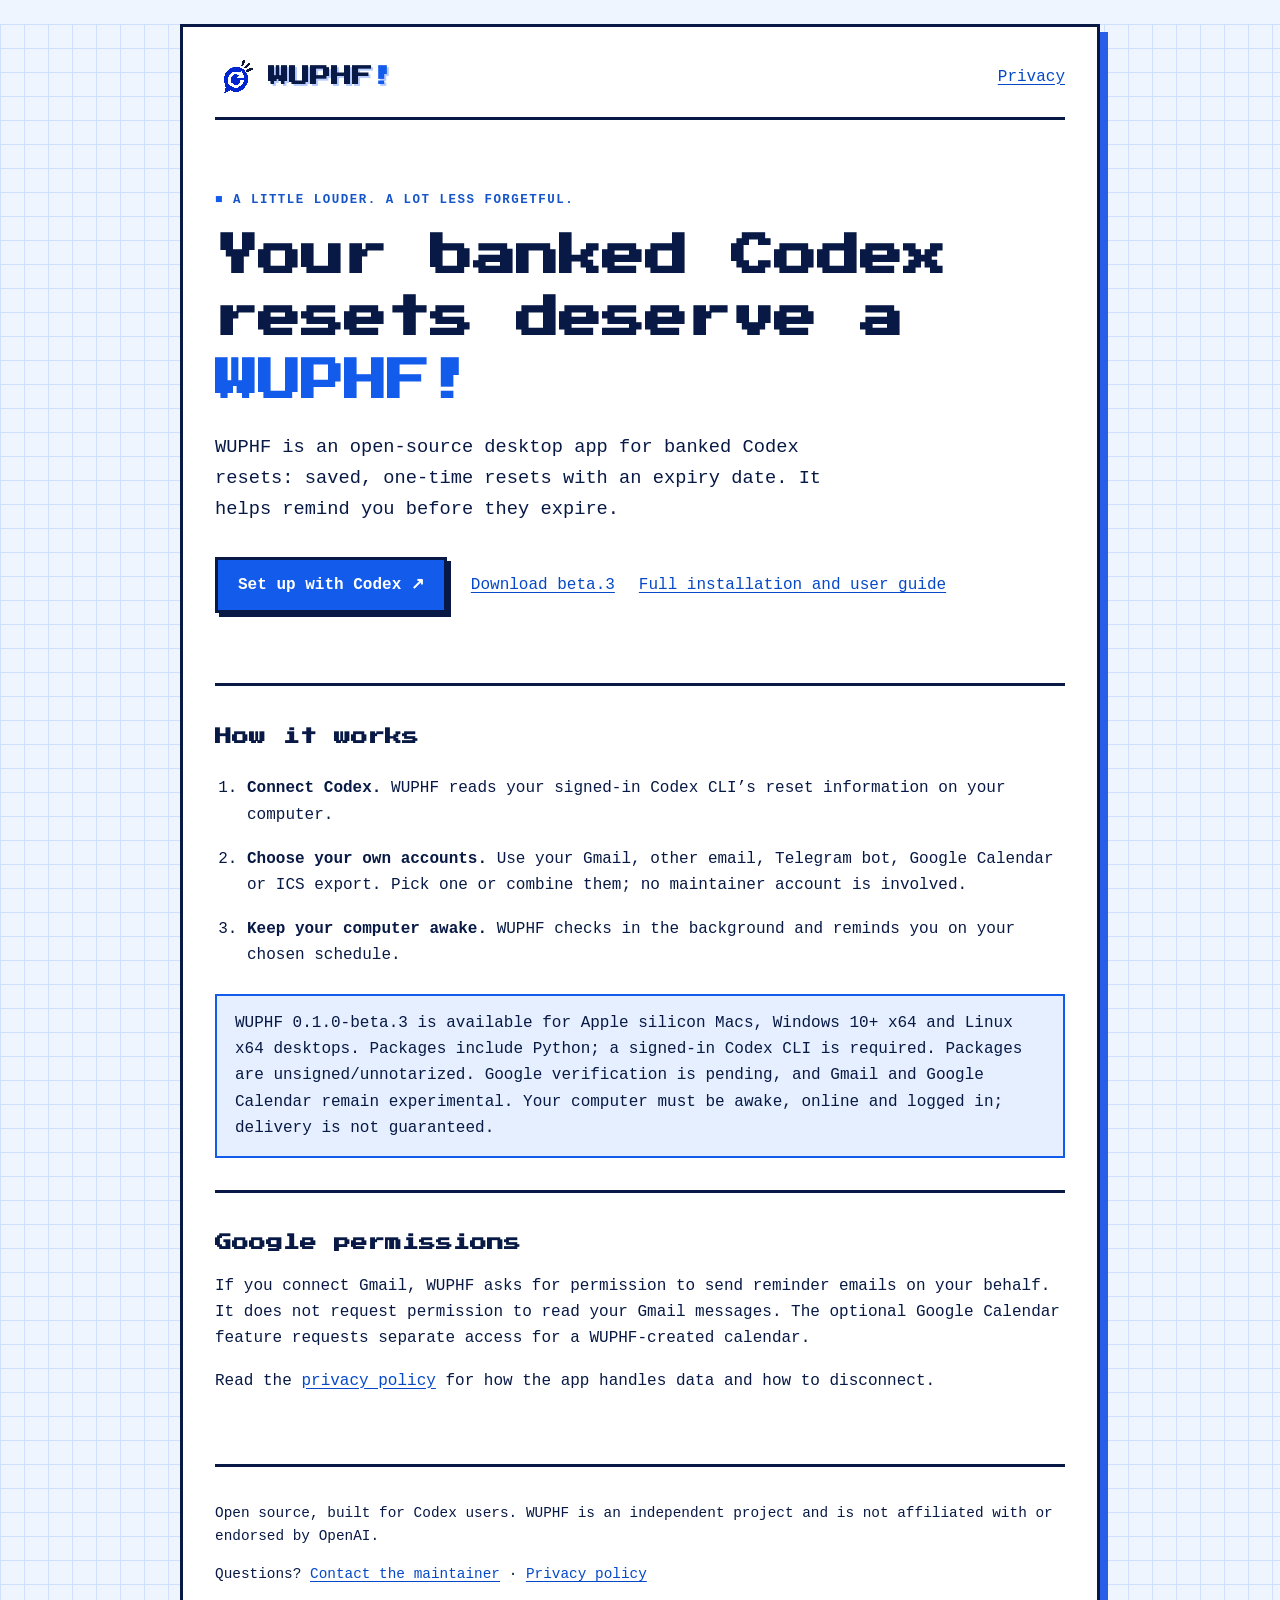
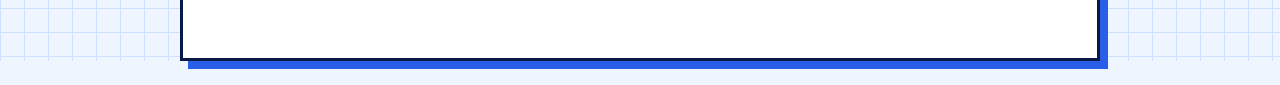
<file: index.html>
<!doctype html><html lang="en"><head><meta name="google-site-verification" content="zbxwBPIwZIcrGEImIghVapo_pWU64fd55C1wP9G6brU"><meta charset="utf-8"><meta name="viewport" content="width=device-width,initial-scale=1"><title>WUPHF! for Codex Banked Resets</title><meta name="description" content="An open-source desktop reminder for saved Codex resets."><link rel="stylesheet" href="style.css"></head><body><main><nav><a class="logo" href="./"><img src="logo.png" alt="">WUPHF<span>!</span></a><a href="privacy.html">Privacy</a></nav><p class="eyebrow">A little louder. A lot less forgetful.</p><h1>Your banked Codex resets deserve a <em>WUPHF!</em></h1><p class="intro">WUPHF is an open-source desktop app for banked Codex resets: saved, one-time resets with an expiry date. It helps remind you before they expire.</p><div class="actions"><a class="button" href="https://github.com/Robertzu43/WUPHF-my-banked-resets#let-codex-set-it-up-for-you">Set up with Codex <span aria-hidden="true">↗</span></a><a href="https://github.com/Robertzu43/WUPHF-my-banked-resets/releases/tag/v0.1.0-beta.3">Download beta.3</a><a href="https://github.com/Robertzu43/WUPHF-my-banked-resets/blob/wuphf-initial/docs/user-guide.md">Full installation and user guide</a></div><section><h2>How it works</h2><ol><li><strong>Connect Codex.</strong> WUPHF reads your signed-in Codex CLI’s reset information on your computer.</li><li><strong>Choose your own accounts.</strong> Use your Gmail, other email, Telegram bot, Google Calendar or ICS export. Pick one or combine them; no maintainer account is involved.</li><li><strong>Keep your computer awake.</strong> WUPHF checks in the background and reminds you on your chosen schedule.</li></ol><p class="note">WUPHF 0.1.0-beta.3 is available for Apple silicon Macs, Windows 10+ x64 and Linux x64 desktops. Packages include Python; a signed-in Codex CLI is required. Packages are unsigned/unnotarized. Google verification is pending, and Gmail and Google Calendar remain experimental. Your computer must be awake, online and logged in; delivery is not guaranteed.</p></section><section><h2>Google permissions</h2><p>If you connect Gmail, WUPHF asks for permission to send reminder emails on your behalf. It does not request permission to read your Gmail messages. The optional Google Calendar feature requests separate access for a WUPHF-created calendar.</p><p>Read the <a href="privacy.html">privacy policy</a> for how the app handles data and how to disconnect.</p></section><footer><p>Open source, built for Codex users. WUPHF is an independent project and is not affiliated with or endorsed by OpenAI.</p><p>Questions? <a href="mailto:robertzu43@gmail.com">Contact the maintainer</a> · <a href="privacy.html">Privacy policy</a></p></footer></main></body></html>
</file>
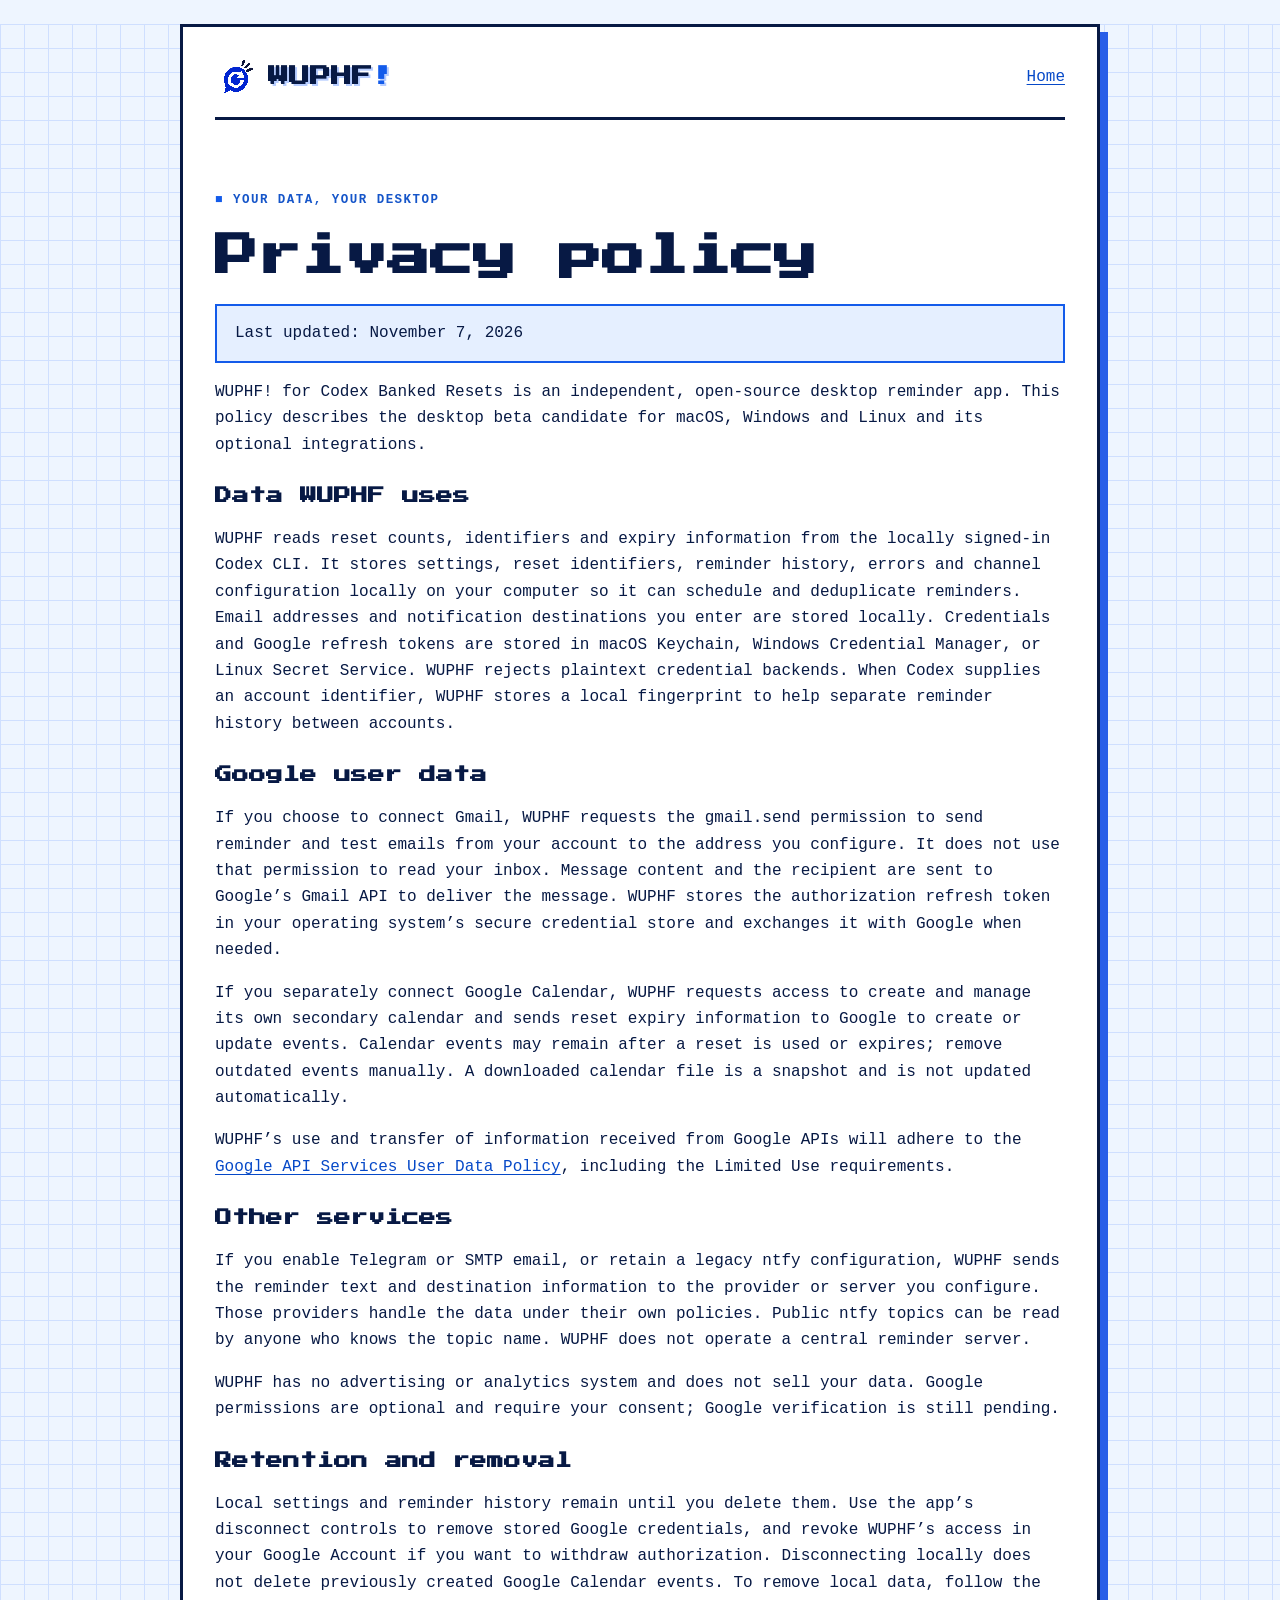
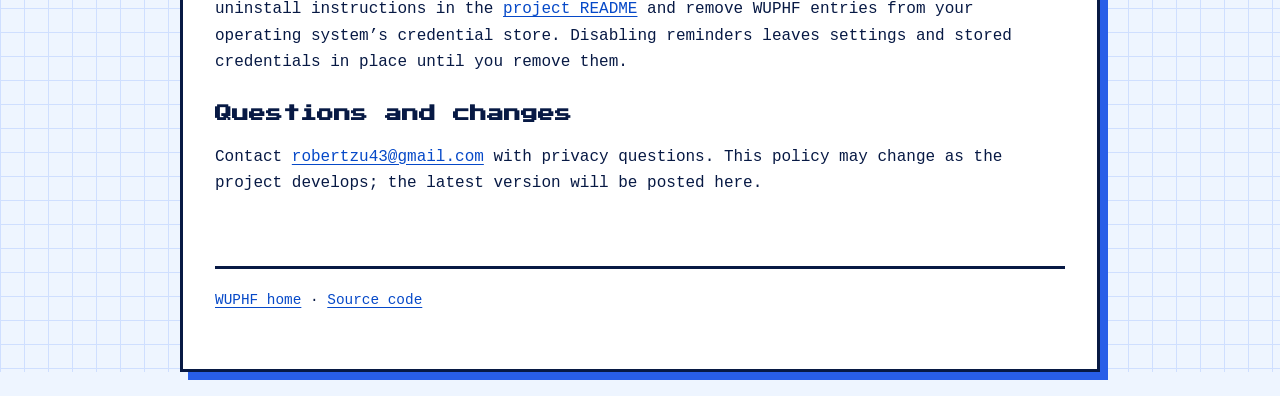
<file: privacy.html>
<!doctype html><html lang="en"><head><meta charset="utf-8"><meta name="viewport" content="width=device-width,initial-scale=1"><title>Privacy policy · WUPHF!</title><link rel="stylesheet" href="style.css"></head><body><main><nav><a class="logo" href="./"><img src="logo.png" alt="">WUPHF<span>!</span></a><a href="./">Home</a></nav><p class="eyebrow">Your data, your desktop</p><h1>Privacy policy</h1><p class="note">Last updated: November 7, 2026</p><p>WUPHF! for Codex Banked Resets is an independent, open-source desktop reminder app. This policy describes the desktop beta candidate for macOS, Windows and Linux and its optional integrations.</p><h2>Data WUPHF uses</h2><p>WUPHF reads reset counts, identifiers and expiry information from the locally signed-in Codex CLI. It stores settings, reset identifiers, reminder history, errors and channel configuration locally on your computer so it can schedule and deduplicate reminders. Email addresses and notification destinations you enter are stored locally. Credentials and Google refresh tokens are stored in macOS Keychain, Windows Credential Manager, or Linux Secret Service. WUPHF rejects plaintext credential backends. When Codex supplies an account identifier, WUPHF stores a local fingerprint to help separate reminder history between accounts.</p><h2>Google user data</h2><p>If you choose to connect Gmail, WUPHF requests the <code>gmail.send</code> permission to send reminder and test emails from your account to the address you configure. It does not use that permission to read your inbox. Message content and the recipient are sent to Google’s Gmail API to deliver the message. WUPHF stores the authorization refresh token in your operating system’s secure credential store and exchanges it with Google when needed.</p><p>If you separately connect Google Calendar, WUPHF requests access to create and manage its own secondary calendar and sends reset expiry information to Google to create or update events. Calendar events may remain after a reset is used or expires; remove outdated events manually. A downloaded calendar file is a snapshot and is not updated automatically.</p><p>WUPHF’s use and transfer of information received from Google APIs will adhere to the <a href="https://developers.google.com/terms/api-services-user-data-policy">Google API Services User Data Policy</a>, including the Limited Use requirements.</p><h2>Other services</h2><p>If you enable Telegram or SMTP email, or retain a legacy ntfy configuration, WUPHF sends the reminder text and destination information to the provider or server you configure. Those providers handle the data under their own policies. Public ntfy topics can be read by anyone who knows the topic name. WUPHF does not operate a central reminder server.</p><p>WUPHF has no advertising or analytics system and does not sell your data. Google permissions are optional and require your consent; Google verification is still pending.</p><h2>Retention and removal</h2><p>Local settings and reminder history remain until you delete them. Use the app’s disconnect controls to remove stored Google credentials, and revoke WUPHF’s access in your Google Account if you want to withdraw authorization. Disconnecting locally does not delete previously created Google Calendar events. To remove local data, follow the uninstall instructions in the <a href="https://github.com/Robertzu43/WUPHF-my-banked-resets">project README</a> and remove WUPHF entries from your operating system’s credential store. Disabling reminders leaves settings and stored credentials in place until you remove them.</p><h2>Questions and changes</h2><p>Contact <a href="mailto:robertzu43@gmail.com">robertzu43@gmail.com</a> with privacy questions. This policy may change as the project develops; the latest version will be posted here.</p><footer><a href="./">WUPHF home</a> · <a href="https://github.com/Robertzu43/WUPHF-my-banked-resets">Source code</a></footer></main></body></html>
</file>
<file: style.css>
:root{font-family:ui-monospace,SFMono-Regular,Menlo,Consolas,monospace;color:#071944;background:#eef5ff;line-height:1.65;font-size:16px}*{box-sizing:border-box}body{margin:0;background-color:#eef5ff;background-image:linear-gradient(#cfdfff 1px,transparent 1px),linear-gradient(90deg,#cfdfff 1px,transparent 1px);background-size:24px 24px}main{max-width:920px;margin:24px auto;padding:28px 32px 56px;background:#fff;border:3px solid #071944;box-shadow:8px 8px 0 #285ee8}nav{display:flex;align-items:center;justify-content:space-between;gap:16px;margin-bottom:70px;padding-bottom:18px;border-bottom:3px solid #071944}.logo{font-size:1.8rem;font-weight:900;letter-spacing:-.08em;text-decoration:none;color:#071944;text-shadow:2px 2px 0 #b7cdff}.logo span,em{color:#135bea}a{color:#0649c8;text-underline-offset:3px}a:focus-visible{outline:3px solid #f99d18;outline-offset:4px}h1{font-size:clamp(2.25rem,7vw,4.5rem);line-height:1.08;letter-spacing:-.065em;margin:.35em 0;max-width:760px}h2{font-size:1.55rem;letter-spacing:-.04em;margin-top:1.5em}em{font-style:normal}.eyebrow{text-transform:uppercase;font-size:.78rem;font-weight:800;letter-spacing:.12em;color:#1555c9}.eyebrow:before{content:'■ ';color:#135bea}.intro{font-size:1.17rem;max-width:670px}.actions{display:flex;gap:24px;align-items:center;flex-wrap:wrap;margin:32px 0 70px}.button{display:inline-block;background:#135bea;color:white;padding:12px 20px;border:3px solid #071944;box-shadow:4px 4px 0 #071944;font-weight:800;text-decoration:none}.button:hover{background:#093baf;transform:translate(2px,2px);box-shadow:2px 2px 0 #071944}section{border-top:3px solid #071944;padding-top:12px;margin-top:32px}ol{padding-left:2em}li{padding:.55em 0}.note{background:#e5efff;border:2px solid #135bea;padding:14px 18px}footer{border-top:3px solid #071944;margin-top:70px;padding-top:20px;font-size:.9rem}code{overflow-wrap:anywhere}@media(max-width:600px){main{margin:8px;padding:20px 18px 40px;box-shadow:4px 4px 0 #285ee8}nav{margin-bottom:48px}h1{font-size:2.25rem}.actions{margin-bottom:48px}}@media(prefers-reduced-motion:reduce){*,*::before,*::after{scroll-behavior:auto!important;transition:none!important;animation:none!important}}
@font-face{font-family:WuphfPixel;src:url('PressStart2P-Regular.ttf') format('truetype');font-display:swap}.logo{font-family:WuphfPixel,ui-monospace,monospace;font-size:1.3rem;letter-spacing:0;line-height:1.6}h1{font-family:WuphfPixel,ui-monospace,monospace;font-size:clamp(1.6rem,4vw,2.7rem);line-height:1.45;letter-spacing:0;max-width:820px}h2{font-family:WuphfPixel,ui-monospace,monospace;font-size:1.05rem;line-height:1.6;letter-spacing:0}@media(max-width:600px){h1{font-size:1.45rem;line-height:1.55}.logo{font-size:1rem}}
.logo{display:inline-flex;align-items:center;gap:9px}.logo img{width:44px;height:44px;object-fit:contain;image-rendering:pixelated}@media(max-width:600px){.logo img{width:35px;height:35px}}
.logo{gap:0}.logo img{margin-right:9px}
</file>
